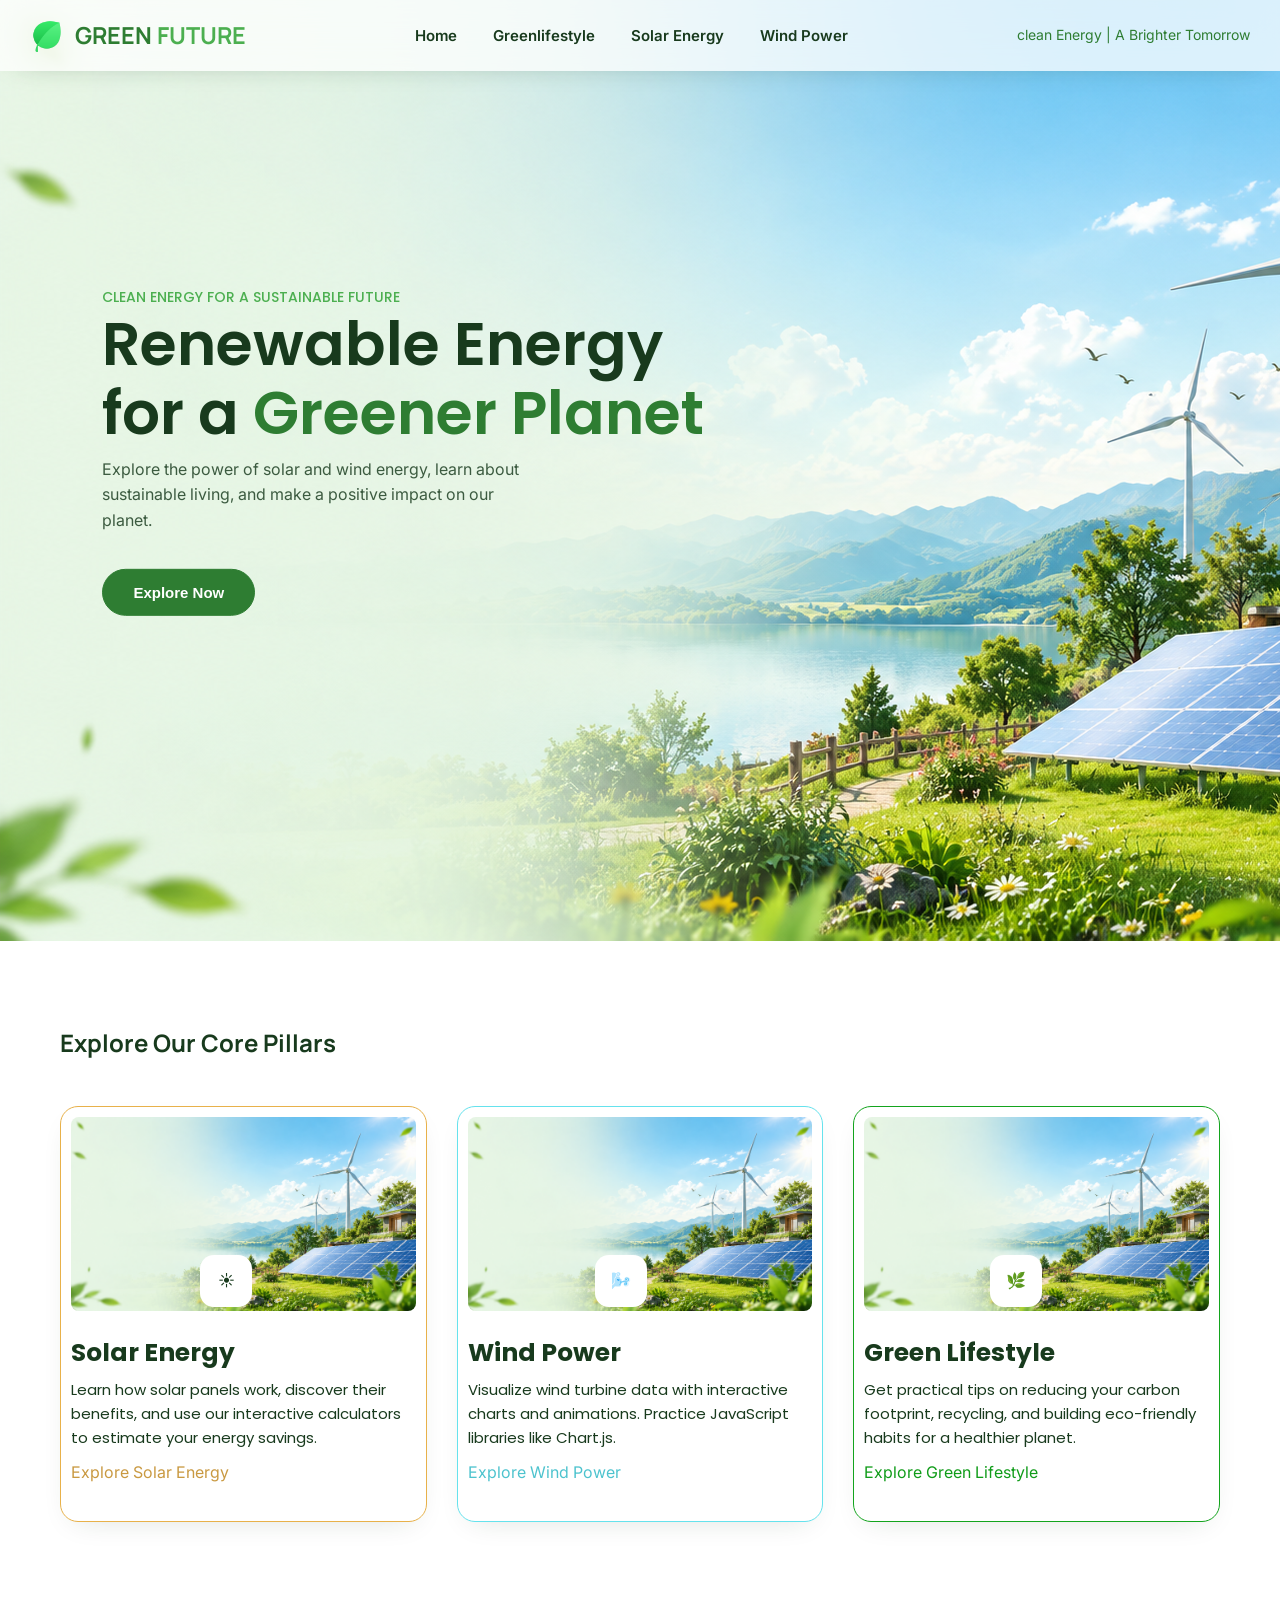
<file: index.html>
<!DOCTYPE html>
<html lang="en">
<head>
    <meta charset="UTF-8">
    <meta name="viewport" content="width=device-width, initial-scale=1.0">
    <title>Document</title>

    <style>

        * {
  
  margin: 0%;
  padding: 0%;
  text-decoration: none;
  box-sizing: border-box;
  list-style: none;
}

html {
  scroll-behavior: smooth;
}

body {
  font-family: 'Inter', sans-serif;
  color: var(--forest-text);
  background: var(--white);
  line-height: 1.6;
  overflow-x: hidden;
}


:root {
  --primary-green: #2E7D32;
  --leaf-green: #4CAF50;
  --light-sage: #E8F5E9;
  --mint: #F3FBF4;
  --earth-beige: #F5F1E8;
  --forest-text: #183A1D;
  --accent-lime: #8BC34A;
  --white: #ffffff;
  --radius-lg: 20px;
  --radius-md: 16px;
  --shadow-soft: 0 20px 45px -20px rgba(24, 58, 29, 0.18);
  --shadow-soft-sm: 0 10px 30px -15px rgba(24, 58, 29, 0.18);
}

h1,
h2,
h3,
h4 {
  font-family: 'Manrope', sans-serif;
  color: var(--forest-text);
  line-height: 1.15;
}

.mycutenav {
  max-width: 1240px;
  margin: 0 auto;
  padding: 0 10px;
}

.btn {
  display: inline-flex;
  align-items: center;
  gap: 8px;
  padding: 14px 30px;
  /* border-radius:100px; */
  font-weight: 600;
  font-size: 15px;
  transition: transform .35s cubic-bezier(.2, .8, .2, 1), box-shadow .35s ease;
}

.btn-filled {
  background: var(--primary-green);
  color: var(--white);
  box-shadow: 0 14px 30px -12px rgba(46, 125, 50, 0.55);
}




header {
  position: fixed;

  top: 0;
  left: 0;
  right: 0;
  z-index: 100;
  padding: 22px 0;
  transition: all .4s ease;
}

header.bestheader {
  background: rgba(255, 255, 255, 0.75);
  backdrop-filter: blur(16px);
  -webkit-backdrop-filter: blur(16px);
  box-shadow: 0 8px 30px -20px rgba(24, 58, 29, 0.4);
  padding: 18px 0;


}

nav {
  display: flex;
  align-items: center;
  justify-content: space-between;
}

.logo {
  display: flex;
  align-items: center;
  gap: 10px;
  font-family: 'Manrope', sans-serif;
  font-weight: 800;
  font-size: 20px;
}

.btn {
  display: inline-flex;
  align-items: center;
  gap: 8px;
  padding: 14px 30px;
  border-radius: 100px;
  border: none;
  font-weight: 600;
  font-size: 15px;
  transition: transform .35s cubic-bezier(.2, .8, .2, 1), box-shadow .35s ease;
}

.nav-links {
  display: flex;
  gap: 36px;
  font-weight: 600;
  font-size: 15px;
}

.icon img {
  width: 38px;
  height: 38px;
  border-radius: 50%;
  display: flex;
  align-items: center;
  justify-content: center;
  background: var(--light-sage);
  transition: background .3s ease;
}

.icon img:hover {
  background: var(--limeaccent-lime);
}

.logo img {
  width: 35px;
  height: 35px;
}

.nav-right {
  display: flex;
  align-items: center;
  gap: 18px;
}

.btnsub {
  background: var(--primary-green);
  color: var(--white);
  padding: 10px 22px;
  font-size: 14px;
  border-radius: 100px;
  font-weight: 600;
  border: none;
  box-shadow: 0 14px 30px -12px rgba(46, 125, 50, 0.55);
  transition: transform .35s cubic-bezier(.2, .8, .2, 1), box-shadow .35s ease;
}

.btnsub:hover {
  transform: translateY(-3px);
  box-shadow: 0 20px 34px -12px rgba(46, 125, 50, 0.6);
}

.nav-link {
  display: flex;
  gap: 36px;
  font-weight: 600;
  font-size: 15px;
}

.nav-link a {
  position: relative;
  padding: 4px 0;
  color: inherit;
}

.nav-link a::after {
  content: '';
  position: absolute;
  left: 0;
  bottom: 0;
  width: 0;
  height: 2px;
  background: var(--leaf-green);
  transition: width .3s ease;
}

.bodyside {
  position: relative;
}

.bodyside img {
  width: 100%;
  height: 100%;
  object-fit: cover;
}

.twoflex {
  position: absolute;
  position: absolute;
  top: 50%;
  left: 8%;
  transform: translateY(-50%);
  color: white;
}

.sidetext1 h4 {
  color: var(--primary-green);
  font-weight: 700;
  font-size: 18px;
  letter-spacing: 0.3px;
  margin-bottom: 18px;
}

.twoflex h1 {
  font-size: clamp(40px, 5vw, 60px);
  font-family: 'Playfair Display', serif;
  font-weight: 600;
  /* max-width: 11ch; */
  margin-bottom: 9px;
}

.twoflex p {
  font-size: 16px;
  color: #3c5b40;
  max-width: 42ch;
  margin-bottom: 36px;
}

.twobtn {
  display: flex;
  gap: 18px;
  flex-wrap: wrap;
}

.btnfild {
  background: var(--primary-green);
  color: var(--white);
  box-shadow: 0 14px 30px -12px rgba(46, 125, 50, 0.55);

}

.btnoutline {
  border: 1.5px solid var(--primary-green);
  color: var(--primary-green);
}

.btnfild:hover {
  transform: translateY(-3px);
  box-shadow: 0 20px 34px -12px rgba(46, 125, 50, 0.6);
}

.twodownthree h2 {
  font-size: clamp(30px, 3.4vw, 42px);
  margin-bottom: 14px;
}

.twodownthree p {
  color: #4a6b4e;
  font-size: 16.5px;
}

.btnoutline:hover {
  transform: translateY(-3px);
  box-shadow: 0 20px 34px -12px rgba(46, 125, 50, 0.6);
}

#cartboxin {
  max-width: 1240px;
  margin: 0 auto;
  padding: 0 40px;
}

#cardfullbox {
  padding: 110px 0;
}

.card-grid {
  display: grid;
  grid-template-columns: repeat(3, 1fr);
  gap: 26px;
}

.car-dbox {
  border-radius: var(--radius-lg);
  padding: 34px 30px;
  transition: transform .4s cubic-bezier(.2, .8, .2, 1), box-shadow .4s ease;
  /* background-color: #2E7D32; */
}

.car-dbox:nth-child(odd) {
  background: var(--light-sage);
}

.car-dbox:nth-child(even) {
  background: var(--earth-beige);
}

.cardicon {
  width: 52px;
  height: 52px;
  border-radius: 14px;
  background: var(--white);
  display: flex;
  align-items: center;
  justify-content: center;
  margin-bottom: 20px;
}

.cardicon img {
  width: 80%;
}

.car-dbox h3 {
  font-size: 19px;
  margin-bottom: 8px;
}

.car-dbox p {
  font-size: 14.5px;
  color: #4a6b4e;
}

.car-dbox:hover {
  transform: translateY(-8px);
  box-shadow: var(--shadow-soft-sm);
}

#twodownthree {
  max-width: 620px;
  margin: 0 0 56px;
}

#twodownthree h2 {
  font-size: clamp(30px, 3.4vw, 42px);
  margin-bottom: 14px;
}

#twodownthree p {
  color: #4a6b4e;
  font-size: 16.5px;
}

#mayank {
  padding: 110px 0;
  background-color: var(--mint);
}

.container {
  max-width: 1240px;
  margin: 0 auto;
  padding: 0 40px;
}


.containerhead {
  max-width: 620px;
  margin: 0 0 56px;
}

.containerhead h2 {
  font-family: 'Playfair Display', serif;
  font-style: italic;
  font-weight: 500;
  font-size: clamp(30px, 3.4vw, 42px);
  margin-bottom: 14px;
}

.containerhead p {
  color: #4a6b4e;
  font-size: 16.5px;
}

.bigbox {
  display: grid;
  grid-template-columns: repeat(3, 1fr);
  gap: 30px;
}

.smallboxs {
  border-radius: var(--radius-lg);
  overflow: hidden;
  background: var(--white);
  box-shadow: var(--shadow-soft-sm);
  transition: box-shadow .4s ease;
}

.smallboxs:hover {
  box-shadow: var(--shadow-soft);
}

.blog-temp {
  height: 190px;
  position: relative;
  overflow: hidden;
}

.fill {
  background: linear-gradient(140deg, #2E7D32, #4CAF50);
  position: absolute;
  inset: 0;
}

.badge {
  position: absolute;
  top: 16px;
  left: 16px;
  background: rgba(255, 255, 255, 0.9);
  color: var(--primary-green);
  font-size: 12px;
  font-weight: 700;
  padding: 6px 14px;
  border-radius: 100px;
  backdrop-filter: blur(4px);
}

.blogbody {
  padding: 26px 26px 28px;
}

.blogmeta {
  display: flex;
  gap: 14px;
  font-size: 13px;
  color: #6d8a70;
  margin-bottom: 12px;
}

.blogbody h3 {
  font-size: 20px;
  margin-bottom: 10px;
  font-family: 'Playfair Display', serif;
  font-weight: 600;
}

.blogbody p {
  font-size: 14.5px;
  color: #4a6b4e;
  margin-bottom: 18px;
}

.read-more {
  font-weight: 700;
  font-size: 14px;
  color: var(--primary-green);
  position: relative;
  display: inline-block;
}

.read-more::after {
  content: '';
  position: absolute;
  left: 0;
  bottom: -4px;
  width: 100%;
  height: 2px;
  background: var(--leaf-green);
  transform: scaleX(0);
  transform-origin: left;
  transition: transform .35s ease;
}

.smallboxs:hover .read-more::after {
  transform: scaleX(1);
}


.footprint {
  background: var(--light-sage);
  border-radius: 44px;
  padding: 80px;
  display: grid;
  grid-template-columns: 0.9fr 1.1fr;
  gap: 60px;
  align-items: center;
}

.illustration img {
  height: 360px;
  display: flex;
  align-items: center;
  justify-content: center;
}

.sectionhead {
  max-width: 620px;
  margin: 0 0 56px;
}

.sectionhead h2 {
  font-size: clamp(30px, 3.4vw, 42px);
  margin-bottom: 14px;
}

.sectionhead p {
  color: #4a6b4e;
  font-size: 16.5px;
}

.tipslist {
  display: grid;
  grid-template-columns: 1fr 1fr;
  gap: 18px;
}

.tipscard {
  background: var(--white);
  border-radius: var(--radius-md);
  padding: 20px 22px;
  display: flex;
  align-items: center;
  gap: 14px;
  font-weight: 600;
  font-size: 15px;
}

.tipsicon img {
  width: 38px;
  height: 38px;
  padding: 10px;
  border-radius: 10px;
  background: var(--light-sage);
  display: flex;
  align-items: center;
  justify-content: center;
  flex-shrink: 0;
}


.startsection {
  background: linear-gradient(135deg, #EAF6E9, #F3FBF4 60%);
  border-radius: 44px;
  padding: 70px 60px;
}

.startgrid {
  display: grid;
  grid-template-columns: repeat(4, 1fr);
  gap: 0;
}

.stat {
  text-align: center;
  padding: 0 20px;
  border-right: 1px solid rgba(24, 58, 29, 0.1);
}

.startnum {
  font-family: 'Manrope', sans-serif;
  font-weight: 800;
  font-size: clamp(34px, 4vw, 48px);
  color: var(--primary-green);
}

.statlabel {
  font-size: 14.5px;
  color: #4a6b4e;
  margin-top: 6px;
  font-weight: 600;
}


.section-head .centerr{
  margin-inline: auto;
  text-align: center;
 
}

.section-head {
  text-align: center;
   max-width: 620px;
    margin: 0 0 56px 250px;
}
.section-head h2{
  font-size: clamp(30px, 3.4vw, 42px);
  margin-bottom: 14px;
}

.section-head p{
  color: #4a6b4e;
  font-size: 16.5px;
}

.staps {
  display: grid;
  grid-template-columns: repeat(4, 1fr);
  gap: 0;
  position: relative;
}

.stap {
  text-align: left;
  padding: 0 26px;
  position: relative;
}

.stapnum {
  font-family: 'Playfair Display', serif;
  font-style: italic;
  font-size: 38px;
  color: var(--accent-lime);
  margin-bottom: 14px;
}

.stapnum h3 {
  font-size: 18px;
  margin-bottom: 8px;
}

.stapnum p {
  font-size: 14px;
  color: #4a6b4e;
}

.step-connector {
    position: absolute;
    top: 10px;

    width: 100%;
    border-top: 2px dotted #b9d8bb;
    z-index: 0;
}

#sectionpad{
  padding: 110px 0px;
  background: var(--earth-beige);
}
.containe{
  /* max-width: 1240px;
  padding: 0px 40px;
  margin: auto; */

}
.gallary{

    padding: 0 5%;
    display: flex;
    gap: 20px;
    justify-content: center;
}
.gallerycolom{
      align-items: center;
    display: flex;
    flex-direction: column;
    gap:20px;
    width: 100%;
}
.gallerypic{
      width: 100%;
    border-radius: 10px;
}
img{
  overflow-clip-margin: content-box;
    overflow: clip;
}
.contect{
      background: var(--forest-text);
    border-radius: 44px;
    padding: 90px 60px;
    text-align: center;
    position: relative;
    overflow: hidden;
    color: var(--white);
}
.contect h2{
      color: var(--white);
    font-size: clamp(28px, 3.6vw, 40px);
    font-family: 'Playfair Display', serif;
    font-weight: 600;
    margin-bottom: 16px;
}
.contect p{
      color: #c9dfc9;
    max-width: 480px;
    margin: 0 auto 34px;
}
.conbtn{
  display: flex;
    justify-content: center;
    gap: 12px;
    max-width: 460px;
    margin: 0 auto;
}
.conbtn input {
    flex: 1;
    padding: 15px 22px;
    border-radius: 100px;
    border: none;
    font-family: inherit;
    font-size: 15px;
}

.conbtn button {
    background: linear-gradient(120deg, var(--leaf-green), var(--accent-lime));
    color: #fff;
    font-weight: 700;
    padding: 15px 28px;
    border-radius: 100px;
    white-space: nowrap;
} 

/* indexhomepage */

.navright p{
  color: var(--primary-green);
  font-size: 14px;
}
.sidetext1{
  font-size: 14px;
  font-family: poppins;
  font-weight: 500;

}

.cards{
      display: grid;
    grid-template-columns: repeat(3, 1fr);
    gap: 30px;
}
.container{
  max-width: 1240px;
    margin: 0px auto;
    padding: 0px 40px;
}

#amit{
      background-color: #fff;
    padding: 80px 0px;
}

.card{
    overflow: hidden;
    padding-bottom: 26px;
    border-radius: 18px;
     background: var(--white);
    box-shadow: var(--shadow-soft-sm);
    transition: box-shadow .4s ease;
    /* transition: box-shadow .2s ease; */
}
.card:hover{
  box-shadow: var(--shadow-soft);
}
.cards{
  margin-top: 50px;
}

.card img{
  width: 100%;
  padding: 10px;
  border-radius: 18px;
  position: relative;
 
}
.content{
  padding: 10px;
}
.content h3{
  font-family: poppins;
  font-size: 25px;
  font-weight: 610;
  margin-bottom: 10px;
}
.content p{
  font-family: poppins;
  font-size: 15px;
  margin-bottom: 10px;
}
.content a{
  color: var(--primary-green);
}

    
        </style>
   
    <link rel="preconnect" href="https://fonts.googleapis.com">
<link rel="preconnect" href="https://fonts.gstatic.com" crossorigin>
<link href="https://fonts.googleapis.com/css2?family=Manrope:wght@200..800&family=Montserrat:ital,wght@0,100..900;1,100..900&family=Open+Sans:ital,wght@0,300..800;1,300..800&family=Poppins:ital,wght@0,100;0,200;0,300;0,400;0,500;0,600;0,700;0,800;0,900;1,100;1,200;1,300;1,400;1,500;1,600;1,700;1,800;1,900&family=Roboto:ital,wght@0,100..900;1,100..900&display=swap" rel="stylesheet">
   <link href="https://fonts.googleapis.com/css2?family=Manrope:wght@500;600;700;800&family=Playfair+Display:ital,wght@0,500;0,600;0,700;1,500&family=Inter:wght@400;500;600&display=swap"
       rel="stylesheet">
    <!-- <link rel="stylesheet" href="green.css"> -->
</head>
<header class="bestheader">
    <nav class="mycutenav">
        <div class="logo">
            <img src="images/leaf.png" alt="">
            <h3 style="color: var(--primary-green);">GREEN <span style="color: var(--leaf-green);">FUTURE</span></h3>
        </div>
        <ul class="nav-link"> 
            <li><a href="#Home">Home</a></li>
            <li><a href="green.html">Greenlifestyle</a></li>
            <li><a href="soler.html">Solar Energy</a></li>
            <li><a href="windPower.html">Wind Power</a></li>
            
        </ul>

        <div class="navright">
            <p>clean Energy | A Brighter Tomorrow</p>
        </div>


    </nav>

</header>
<body>

    <div class="bestheader">
        <img src="images/solerand oll.png" alt="">
        <div class="twoflex">
            <spen class="sidetext1" style="color: var(--leaf-green);">CLEAN ENERGY FOR A SUSTAINABLE FUTURE</spen>
            <h1 style="font-family: poppins;">Renewable Energy<br>for a <spen style="color: var(--primary-green);">Greener Planet</spen></h1>
            <p>Explore the power of solar and wind energy, learn about sustainable living, and make a positive impact on our planet.</p>
            <div class="twobtn">
                <a href="#btn"><button class="btn btnoutline" style="background: var(--primary-green); color: #fff; cursor: pointer; ">Explore Now</button></a>
            </div>
        </div>
    </div>

    <section id="amit">
        <div class="container">
            <h1>Explore Our Core Pillars</h1>
            <div class="cards">
                <div class="card" style=" border: 1.5px solid rgb(232, 177, 74);">
                    <img src="images/solerand oll.png" alt="">
                    <div class="cardicon" style="position: absolute; top:1255px; left: 200px;">☀️</div>
                    <div class="content">
                        <h3>Solar Energy</h3>
                         <p>Learn how solar panels work, discover their benefits, and use our interactive calculators to estimate your energy savings.</p>

                         <a style="color:  rgb(201, 153, 65);" href="soler.html">Explore Solar Energy</a>
                    </div>

                </div>

                 <div class="card" style="border: 1.5px solid rgb(101, 226, 237);">
                    <img src="images/solerand oll.png" alt="">
                    <div class="cardicon" style="position: absolute; top: 1255px; left: 595px; ">🌬️</div>
                    <div class="content">
                        <h3>Wind Power</h3>
                         <p>Visualize wind turbine data with interactive charts and animations. Practice JavaScript libraries like Chart.js.</p>

                         <a style="color: rgb(77, 195, 206);" href="windPower.html">Explore Wind Power</a>
                    </div>

                </div>

                 <div class="card" style="border: 1.5px solid rgb(19, 164, 29);">
                    <img src="images/solerand oll.png" alt="">
                    <div class="cardicon" style="position: absolute; top: 1255px; left: 990px; ">🌿</div>
                    <div class="content">
                        <h3>Green Lifestyle</h3>
                         <p>Get practical tips on reducing your carbon footprint, recycling, and building eco-friendly habits for a healthier planet.</p>

                         <a style="color:  rgb(16, 156, 25);" href="green.html">Explore Green Lifestyle</a>
                    </div>

                </div>

            </div>
        </div>
    </section>
    
</body>

<footer>
    
</footer>
</html>
</file>
<file: green.css>
* {

  margin: 0%;
  padding: 0%;
  text-decoration: none;
  box-sizing: border-box;
  list-style: none;
}

html {
  scroll-behavior: smooth;
}

body {
  font-family: 'Inter', sans-serif;
  color: var(--forest-text);
  background: var(--white);
  line-height: 1.6;
  overflow-x: hidden;
}

:root {
  --forest: #2e7d32;
  --deep-forest: #183c25;
  --ink: #193021;
  --muted: #627267;
  --leaf: #f4fff5;
  --cream: #fffdf8;
  --sun: #f9a825;
  --sun-soft: #fff3ce;
  --line: #dbe9dc;
  --white: #ffffff;
  --shadow: 0 18px 45px rgba(36, 85, 49, .10);
  --display: 'Fraunces', Georgia, serif;
  --body: 'Manrope', system-ui, sans-serif;
  --mono: 'DM Mono', monospace;
}


:root {
  --primary-green: #2E7D32;
  --leaf-green: #4CAF50;
  --light-sage: #E8F5E9;
  --mint: #F3FBF4;
  --earth-beige: #F5F1E8;
  --forest-text: #183A1D;
  --accent-lime: #8BC34A;
  --white: #ffffff;
  --radius-lg: 20px;
  --radius-md: 16px;
  --shadow-soft: 0 20px 45px -20px rgba(24, 58, 29, 0.18);
  --shadow-soft-sm: 0 10px 30px -15px rgba(24, 58, 29, 0.18);
}

h1,
h2,
h3,
h4 {
  font-family: 'Manrope', sans-serif;
  color: var(--forest-text);
  line-height: 1.15;
}

.mycutenav {
  max-width: 1240px;
  margin: 0 auto;
  padding: 0 10px;
}

.btn {
  display: inline-flex;
  align-items: center;
  gap: 8px;
  padding: 14px 30px;
  /* border-radius:100px; */
  font-weight: 600;
  font-size: 15px;
  transition: transform .35s cubic-bezier(.2, .8, .2, 1), box-shadow .35s ease;
}

.btn-filled {
  background: var(--primary-green);
  color: var(--white);
  box-shadow: 0 14px 30px -12px rgba(46, 125, 50, 0.55);
}




header {

  position: sticky;
  z-index: 10;
  top: 0;
  height: 76px;
  display: flex;
  align-items: center;
  justify-content: space-between;
  padding: 0 clamp(20px, 5vw, 76px);
  background: rgba(254, 254, 253, 0.91);
  border-bottom: 1px solid rgba(219, 233, 220, .88);
  backdrop-filter: blur(18px);
}

.brend {
  display: inline-flex;
  align-items: center;
  gap: 11px;
  text-decoration: none;
  font-weight: 800;
  letter-spacing: -.03em;
}

.brendmark img {
  width: 35px;
  height: 35px;
  display: grid;
  place-items: center;
  border-radius: 12px 12px 12px 4px;
  background: var(--forest);
  color: var(--white);
}

.brendword {
  font-size: 17px;
  font-weight: 800;
  letter-spacing: -.03em;
}

.brendword small {
  display: block;
  color: var(--forest);
  font-family: var(--mono);
  font-size: 8px;
  letter-spacing: .13em;
  line-height: 1;
  text-transform: uppercase;
}

.navmeta {
  display: flex;
  align-items: center;
  gap: 20px;
}

.eyebroen {
  color: var(--forest);
  font-family: var(--mono);
  font-size: 11px;
  letter-spacing: .12em;
  text-transform: uppercase;
}

.backbutton {
  display: inline-flex;
  cursor: pointer;
  align-items: center;
  gap: 7px;
  border: 1px solid var(--line);
  border-radius: 999px;
  padding: 10px 18px;
  color: var(--deep-forest);
  background: var(--white);
  transition: transform .3s ease, background-color .3s ease, border-color .3s ease;
}

.backbutton:hover {
  transform: translateX(-3px);
  border-color: var(--forest);
  background: var(--leaf);
}

.hero {
  position: relative;
  min-height: 710px;
  display: flex;
  align-items: end;
  overflow: hidden;
  isolation: isolate;
  color: var(--white);
  background: var(--deep-forest);
}

.hero::before {
  content: "";
  position: absolute;
  z-index: -2;
  inset: -16px;
  background:
    linear-gradient(100deg,
      rgba(17, 50, 28, 0.88) 0%,
      rgba(20, 55, 32, 0.62) 46%,
      rgba(18, 38, 26, 0.36) 100%),
    url("https://images.pexels.com/photos/356036/pexels-photo-356036.jpeg?auto=compress&cs=tinysrgb&w=2000") center / cover;
  filter: blur(1.5px); 
transform: scale(1.04);
}

.hero::after {
  content: "";
  position: absolute;
  z-index: -1;
  inset: 0;
  background: linear-gradient(0deg,
      rgba(15, 38, 22, 0.84),
      transparent 55%);
}

.hero-grid {
  width: min(1200px, 100%);
  margin: 0 auto;
  padding: 82px clamp(20px, 6vw, 88px) 74px;
}

.hero-copy {
  max-width: 780px;
}

.hero .eyebrow {
  color: #dff5bd;
}

.hero h1 {
  max-width: 800px;
  margin: 17px 0 24px;
  font-family: var(--display);
  font-size: clamp(54px, 8vw, 105px);
  font-weight: 600;
  letter-spacing: -0.065em;
  color: #ffff;
  line-height: 0.96;
}

.hero p {
  max-width: 620px;
  margin: 0 0 34px;
  color: rgba(255, 255, 255, 0.83);
  font-size: clamp(17px, 2vw, 20px);
  line-height: 1.55;
}

.hero-actions {
  display: flex;
  align-items: center;
  gap: 22px;
  flex-wrap: wrap;
}

.primary-button,
.text-button {
  display: inline-flex;
  align-items: center;
  justify-content: center;
  gap: 9px;
  border: 0;
  border-radius: 999px;
  text-decoration: none;
  transition:
    transform 0.3s ease,
    background-color 0.3s ease,
    box-shadow 0.3s ease;
}

.primary-button {
  padding: 14px 22px;
  color: var(--white);
  background: var(--forest);
  font-weight: 800;
  box-shadow: 0 7px 0 rgba(24, 60, 37, 0.24);
}

.primary-button:hover {
  transform: translateY(-3px);
  box-shadow: 0 10px 0 rgba(24, 60, 37, 0.24);
  background: #256b2a;
}

.text-button {
  padding: 12px 0;
  color: var(--white);
  font-weight: 700;
}

.text-button:hover {
  transform: translateX(4px);
}

.hero-note {
  margin-top: 78px;
  display: flex;
  align-items: center;
  gap: 13px;
  color: rgba(255, 255, 255, 0.65);
  font-family: var(--mono);
  font-size: 11px;
  letter-spacing: 0.08em;
  text-transform: uppercase;
}

.hero-note::before {
  content: "";
  width: 44px;
  height: 1px;
  background: var(--sun);
}



.section {
  width: min(1200px, 100%);
  margin: 0 auto;
  padding: 112px clamp(20px, 6vw, 88px);
}

.section-tint {
  width: 100%;
  max-width: none;
  background: var(--leaf);
}

.section-tint>.inner {
  width: min(1200px, 100%);
  margin: 0 auto;
}

.section-heading {
  max-width: 700px;
  width: ;
  margin-bottom: 48px;
}

.eyebrow {
  margin-bottom: 13px;
}

h2 {
  margin: 0;
  font-family: var(--display);
  font-size: clamp(28px, 4vw, 68px);
  font-weight: 600;
  letter-spacing: -0.06em;
  line-height: 1.02;
}

h3 {
  margin: 0;
  font-size: 20px;
  line-height: 1.25;
}

p {
  margin-top: 0;
}

.section-lede {
  max-width: 590px;
  margin: 18px 0 0;
  color: var(--muted);
  font-size: 17px;
}

.split {
  display: grid;
  grid-template-columns: minmax(0, 0.94fr) minmax(0, 1.06fr);
  align-items: center;
  gap: clamp(34px, 7vw, 100px);
}

.image-card {
  position: relative;
  min-height: 470px;
  overflow: hidden;
  border-radius: 26px;
  background: #d7ecd7;
  box-shadow: var(--shadow);
}

.image-card img {
  width: 100%;
  height: 100%;
  min-height: 470px;
  object-fit: cover;
}

.image-card::after {
  content: "";
  position: absolute;
  inset: 0;
  background: linear-gradient(145deg,
      rgba(46, 125, 50, 0.08),
      rgba(17, 61, 34, 0.35));
  pointer-events: none;
}

.image-caption {
  position: absolute;
  z-index: 1;
  bottom: 18px;
  left: 18px;
  max-width: 240px;
  border: 1px solid rgba(255, 255, 255, 0.3);
  border-radius: 12px;
  padding: 10px 13px;
  color: var(--white);
  background: rgba(20, 56, 32, 0.68);
  backdrop-filter: blur(10px);
  font-size: 12px;
}

.prose p {
  color: var(--muted);
  font-size: 16px;
}

.prose p+p {
  margin-top: 20px;
}

.number-mark {
  display: block;
  margin-bottom: 22px;
  color: var(--sun);
  font-family: var(--mono);
  font-size: 13px;
}

.callout {
  margin-top: 30px;
  border-left: 3px solid var(--sun);
  padding: 3px 0 3px 18px;
  color: var(--deep-forest);
  font-family: var(--display);
  font-size: 23px;
  line-height: 1.25;
}

.timeline {
  position: relative;
  display: grid;
  grid-template-columns: repeat(4, 1fr);
  gap: 100px;
  /* align-items: center; */
  display: flex;
  justify-content: center;

}

.timeline::before {
  content: "";
  position: absolute;
  top: 29px;
  right: 10%;
  left: 10%;
  height: 1px;
  background: var(--line);
}

.timeline-item {
  position: relative;
  padding-top: 68px;
}

.timeline-dot {
  position: absolute;
  top: 21px;
  left: 0;
  width: 17px;
  height: 17px;
  border: 4px solid var(--leaf);
  border-radius: 50%;
  background: var(--sun);
  box-shadow: 0 0 0 1px var(--sun);
}

.timeline-item:not(:first-child) .timeline-dot {
  left: 0;
}

.timeline-year {
  margin-bottom: 10px;
  color: var(--forest);
  font-family: var(--mono);
  font-weight: 500;
}

.timeline-item p {
  margin: 0;
  max-width: 220px;
  color: var(--muted);
  font-size: 14px;
}

#history {

  width: 100%;
  max-width: none;
  background: var(--leaf);
}

.inner {
  width: min(1200px, 100%);
  margin: 0 auto;
}

.eyebrow {
  max-width: 700px;
  margin-bottom: 48px;
}



.miter {
  display: grid;
  grid-template-columns: repeat(4, 1fr);
  gap: 50px;
  display: grid;
  width: none;

  grid-template-columns: repeat(4, 1fr);
  display: flex;
  justify-content: center;
}


.step {
  position: relative;
  width: 20%;
  padding: 10px;
}

.step:not(:last-child)::after {
  content: "";
  position: absolute;
  background: var(--sun);
  top: 28px;
  right: -25px;
  width: 18px;
  height: 1px
}

.step:not(:last-child)::before {
  content: "";
  position: absolute;
  top: 24px;
  right: -26px;
  width: 8px;
  height: 8px;
  border-top: 1px solid var(--sun);
  border-right: 1px solid var(--sun);
  transform: rotate(45deg);
}

.step-icon {
  width: 57px;
  height: 57px;
  display: grid;
  place-items: center;
  margin-bottom: 19px;
  border: 1px solid var(--line);
  border-radius: 16px;
  color: var(--forest);
  background: var(--leaf);
}

.step-icon svg {
  width: 27px;
  height: 27px;
}

.step-num {
  display: block;
  margin-bottom: 11px;
  color: var(--sun);
  font-family: var(--mono);
  font-size: 11px;
}

.step p {
  margin: 10px 0 0;
  color: var(--muted);
  font-size: 14px;
}

#how-it-works {
  width: 100%;
}

.section-tint>.inner {
  width: min(1200px, 100%);
  margin: 0 auto;
}

.parts-layout {
  display: grid;
  grid-template-columns: .8fr 1.2fr;
  gap: 70px;
  align-items: start;
}

.reveal.visible {
  opacity: 1;
  transform: translateY(0);
}

.reveal {
  opacity: 0;
  transform: translateY(22px);
  transition: opacity .65s ease, transform .65s ease;
}

.section-heading {
  max-width: 700px;
  margin-bottom: 48px;
}

.section-heading .eyebrow {
  margin-bottom: 13px;
}

.eyebrow {
  color: var(--forest);
  font-family: var(--mono);
  font-size: 11px;
  letter-spacing: .12em;
  text-transform: uppercase;
}

.section-lede {
  max-width: 590px;
  margin: 18px 0 0;
  color: var(--muted);
  font-size: 17px;
}

.part-index {
  color: var(--forest);
  font-family: var(--mono);
  font-size: 12px;
}

.part p {
  margin: 5px 0 0;
  color: var(--muted);
  font-size: 14px;
}

.part {

  align-items: center;
  gap: 20px;
  display: flex;
  padding: 23px 0;
  border-bottom: 1px solid var(--line);
}

#sizefit {
  width: 90%;
}



.panel-grid {
  display: grid;
  grid-template-columns: repeat(3, 1fr);
  gap: 18px;
}

.panel-card {
  overflow: hidden;
  border: 1px solid var(--line);
  border-radius: 20px;
  background: var(--white);
  box-shadow: 0 8px 25px rgba(36, 85, 49, 0.05);
  transition:
    transform 0.3s ease,
    box-shadow 0.3s ease;
}

.panel-card:hover {
  transform: translateY(-6px);
  box-shadow: var(--shadow);
}

.panel-card img {
  width: 100%;
  height: 190px;
  object-fit: cover;
}

.panel-body {
  padding: 23px;
}

.panel-body h3 {
  display: flex;
  justify-content: space-between;
  gap: 8px;
}

.efficiency {
  color: var(--forest);
  font-family: var(--mono);
  font-size: 12px;
  font-weight: 500;
  white-space: nowrap;
}

.panel-body p {
  margin: 13px 0 17px;
  color: var(--muted);
  font-size: 14px;
}

.usage-tag {
  display: inline-block;
  border-radius: 999px;
  padding: 5px 9px;
  color: var(--deep-forest);
  background: var(--sun-soft);
  font-size: 11px;
}


.benefit {
  min-height: 190px;
  display: flex;
  flex-direction: column;
  justify-content: space-between;
  border-radius: 20px;
  padding: 25px;
  background: var(--white);
  box-shadow: 0 8px 22px rgba(36, 85, 49, 0.05);
  transition:
    transform 0.3s ease,
    background-color 0.3s ease;
}

.benefit:hover {
  transform: translateY(-5px);
  background: #fff9e8;
}

.benefit:nth-child(2),
.benefit:nth-child(5) {
  background: var(--sun-soft);
}

.benefit:nth-child(2):hover,
.benefit:nth-child(5):hover {
  background: #ffedb0;
}

.benefit h3 {
  margin-top: 20px;
}

.benefit p {
  margin: 9px 0 0;
  color: var(--muted);
  font-size: 14px;
}

.benefit img {
  width: 18%;
}









.btn {
  display: inline-flex;
  align-items: center;
  gap: 8px;
  padding: 14px 30px;
  border-radius: 100px;
  border: none;
  font-weight: 600;
  font-size: 15px;
  transition: transform .35s cubic-bezier(.2, .8, .2, 1), box-shadow .35s ease;
}

.icon img {
  width: 38px;
  height: 38px;
  border-radius: 50%;
  display: flex;
  align-items: center;
  justify-content: center;
  background: var(--light-sage);
  transition: background .3s ease;
}

.icon img:hover {
  background: var(--limeaccent-lime);
}

.logo img {
  width: 35px;
  height: 35px;
}

.nav-right {
  display: flex;
  align-items: center;
  gap: 18px;
}

.btnsub {
  background: var(--primary-green);
  color: var(--white);
  padding: 10px 22px;
  font-size: 14px;
  border-radius: 100px;
  font-weight: 600;
  border: none;
  box-shadow: 0 14px 30px -12px rgba(46, 125, 50, 0.55);
  transition: transform .35s cubic-bezier(.2, .8, .2, 1), box-shadow .35s ease;
}

.btnsub:hover {
  transform: translateY(-3px);
  box-shadow: 0 20px 34px -12px rgba(46, 125, 50, 0.6);
}

.nav-link {
  display: flex;
  gap: 36px;
  font-weight: 600;
  font-size: 15px;
}

.nav-link a {
  position: relative;
  padding: 4px 0;
  color: inherit;
}

.nav-link a::after {
  content: '';
  position: absolute;
  left: 0;
  bottom: 0;
  width: 0;
  height: 2px;
  background: var(--leaf-green);
  transition: width .3s ease;
}

.bodyside {
  position: relative;
}

.bodyside img {
  width: 100%;
  height: 100%;
  object-fit: cover;
}

.twoflex {
  position: absolute;
  position: absolute;
  top: 50%;
  left: 8%;
  transform: translateY(-50%);
  color: white;
}

.sidetext1 h4 {
  color: var(--primary-green);
  font-weight: 700;
  font-size: 18px;
  letter-spacing: 0.3px;
  margin-bottom: 18px;
}

.twoflex h1 {
  font-size: clamp(40px, 5vw, 60px);
  font-family: 'Playfair Display', serif;
  font-weight: 600;
  /* max-width: 11ch; */
  margin-bottom: 9px;
}

.twoflex p {
  font-size: 16px;
  color: #3c5b40;
  max-width: 42ch;
  margin-bottom: 36px;
}

.twobtn {
  display: flex;
  gap: 18px;
  flex-wrap: wrap;
}

.btnfild {
  background: var(--primary-green);
  color: var(--white);
  box-shadow: 0 14px 30px -12px rgba(46, 125, 50, 0.55);

}

.btnoutline {
  border: 1.5px solid var(--primary-green);
  color: var(--primary-green);
}

.btnfild:hover {
  transform: translateY(-3px);
  box-shadow: 0 20px 34px -12px rgba(46, 125, 50, 0.6);
}

.twodownthree h2 {
  font-size: clamp(30px, 3.4vw, 42px);
  margin-bottom: 14px;
}

.twodownthree p {
  color: #4a6b4e;
  font-size: 16.5px;
}

.btnoutline:hover {
  transform: translateY(-3px);
  box-shadow: 0 20px 34px -12px rgba(46, 125, 50, 0.6);
}

#cartboxin {
  max-width: 1240px;
  margin: 0 auto;
  padding: 0 40px;
}

#cardfullbox {
  padding: 110px 0;
  background: var(--leaf);
}

.card-grid {
  display: grid;
  grid-template-columns: repeat(3, 1fr);
  gap: 26px;
}

.car-dbox {
  border-radius: var(--radius-lg);
  padding: 34px 30px;
  transition: transform .4s cubic-bezier(.2, .8, .2, 1), box-shadow .4s ease;
  /* background-color: #2E7D32; */
}

.car-dbox:nth-child(odd) {
  background: var(--light-sage);
}

.car-dbox:nth-child(even) {
  background: var(--earth-beige);
}


.future-section {
  background: var(--deep-forest);
  color: var(--white);
}

.future-section .section-heading .eyebrow {
  color: #cfeaa9;
}

.future-section .section-lede,
.future-section .prose p {
  color: rgba(255, 255, 255, 0.68);
}

.future-section .callout {
  color: #edfacf;
}

.future-section .image-card {
  box-shadow: none;
}

.india-intro {
  display: flex;
  justify-content: space-between;
  gap: 40px;
  align-items: end;
}

.india-intro .section-heading {
  margin-bottom: 0;
}

.india-facts {
  display: grid;
  grid-template-columns: repeat(3, 1fr);
  gap: 12px;
  min-width: 440px;
}

.mini-fact {
  border-left: 2px solid var(--sun);
  padding: 3px 0 3px 13px;
}

.mini-fact strong {
  display: block;
  font-family: var(--display);
  font-size: 28px;
  line-height: 1;
}

.mini-fact span {
  display: block;
  margin-top: 6px;
  color: var(--muted);
  font-size: 12px;
}

.india-grid {
  display: grid;
  grid-template-columns: repeat(3, 1fr);
  gap: 17px;
  margin-top: 52px;
}

.india-card {
  border-radius: 20px;
  padding: 25px;
  background: var(--leaf);
}

.india-card:first-child {
  background: var(--forest);
  color: var(--white);
}

.india-card:first-child p {
  color: rgba(255, 255, 255, 0.75);
}

.india-card .place-number {
  color: var(--sun);
  font-family: var(--mono);
  font-size: 12px;
}

.india-card h3 {
  margin: 33px 0 13px;
  font-size: 22px;
}

.india-card p {
  margin: 0;
  color: var(--muted);
  font-size: 14px;
}

.section-tint {
  width: 100%;
  max-width: none;
  background: var(--leaf);
}

.section-tint>.inner {
  width: min(1200px, 100%);
  margin: 0 auto;
}

.section-heading {
  max-width: 700px;
  margin-bottom: 48px;
}

.section-heading .eyebrow {
  margin-bottom: 13px;
}

.use-grid {
  display: grid;
  grid-template-columns: repeat(4, 1fr);
  gap: 14px;
}

.use-card {
  min-height: 120px;
  display: flex;
  flex-direction: column;
  justify-content: space-between;
  border: 1px solid var(--line);
  border-radius: 20px;
  padding: 20px;
  background: var(--white);
  transition:
    transform 0.3s ease,
    border-color 0.3s ease;
}

.use-card:hover {
  transform: translateY(-5px);
  border-color: var(--forest);
}

.use-card svg {
  width: 28px;
  color: var(--forest);
}

.use-card h3 {
  margin-top: 25px;
  font-size: 17px;
}

.use-card span {
  color: var(--muted);
  font-size: 12px;
}

.calculator-wrap {
  display: grid;
  grid-template-columns: 0.95fr 1.05fr;
  gap: 22px;
  padding: 28px;
  border-radius: 26px;
  background: var(--deep-forest);
  box-shadow: var(--shadow);
}

.calculator-copy {
  padding: 28px 24px;
  color: var(--white);
}

.calculator-copy .eyebrow {
  color: #cfeaa9;
}

.calculator-copy h2 {
  margin: 13px 0 17px;
  font-size: clamp(37px, 5vw, 61px);
}

.calculator-copy p {
  max-width: 380px;
  color: rgba(255, 255, 255, 0.68);
}

.calculator-card {
  border-radius: 20px;
  padding: 28px;
  background: var(--leaf);
}

.field {
  margin-bottom: 20px;
}

.field label {
  display: block;
  margin-bottom: 8px;
  color: var(--deep-forest);
  font-size: 13px;
  font-weight: 800;
}

.field input {
  width: 100%;
  border: 1px solid var(--line);
  border-radius: 12px;
  padding: 13px 14px;
  color: var(--ink);
  background: var(--white);
}

.field input:focus {
  border-color: var(--forest);
  outline: 3px solid rgba(46, 125, 50, 0.15);
}

.calculator-results {
  display: grid;
  grid-template-columns: 1fr 1fr;
  gap: 12px;
  margin-top: 28px;
}

.result {
  border-radius: 15px;
  padding: 18px;
  background: var(--white);
}

.result span {
  display: block;
  color: var(--muted);
  font-size: 12px;
}

.result strong {
  display: block;
  margin-top: 4px;
  color: var(--forest);
  font-family: var(--display);
  font-size: 29px;
}

.calculator-footnote {
  margin: 16px 0 0;
  color: var(--muted);
  font-size: 11px;
}
.stats-section {
    background: var(--sun-soft);
}
.section {
    width: min(1200px, 100%);
    margin: 0 auto;
    padding: 112px clamp(20px, 6vw, 88px);
}

.stat-grid {
    display: grid;
    grid-template-columns: repeat(4, 1fr);
    gap: 15px;
}

.stat {
    min-height: 190px;
    display: flex;
    flex-direction: column;
    justify-content: space-between;
    border-radius: 20px;
    padding: 24px;
    background: rgba(255, 255, 255, .66);
}
      .stat-value {
    color: var(--forest);
    font-family: var(--display);
    font-size: clamp(42px, 5vw, 65px);
    letter-spacing: -.07em;
    line-height: 1;
}

.stat-label {
    max-width: 180px;
    color: var(--muted);
    font-size: 13px;
}

.stat-source {
    color: #8a6b2a;
    font-family: var(--mono);
    font-size: 10px;
    letter-spacing: .05em;
    text-transform: uppercase;
}

.stats-section {
    background: var(--sun-soft);
}

.faq-layout {
    display: grid;
    grid-template-columns: .7fr 1.3fr;
    gap: 75px;
    align-items: start;
}




.section-heading {
    max-width: 700px;
    margin-bottom: 48px;
}
.faq-list {
    border-top: 1px solid var(--line);
}
.faq-item {
    border-bottom: 1px solid var(--line);
}
.faq-question
 {
    width: 100%;
    display: flex;
    justify-content: space-between;
    gap: 20px;
    border: 0;
    padding: 22px 0;
    color: var(--ink);
    background: transparent;
    text-align: left;
    font-size: 17px;
    font-weight: 700;
}
.faq-question span {
    flex: 0 0 20px;
    color: var(--forest);
    transition: transform .3s ease;
}

.faq-answer { 
    display: none;
    max-width: 680px;
    padding: 0 35px 21px 0;
    color: var(--muted);
    font-size: 14px;
}
.footer {
    padding: 70px clamp(20px, 6vw, 88px) 28px;
    color: rgba(255, 255, 255, .78);
    background: var(--forest);
}
.footer-inner {
    width: min(1200px, 100%);
    margin: 0 auto;
}
.footer-top {
    display: flex;
    justify-content: space-between;
    align-items: start;
    gap: 40px;
}
.footer-bottom {
    display: flex;
    justify-content: space-between;
    gap: 20px;
    margin-top: 70px;
    border-top: 1px solid rgba(255, 255, 255, .22);
    padding-top: 17px;
    color: rgba(255, 255, 255, .6);
    font-family: var(--mono);
    font-size: 10px;
    text-transform: uppercase;
    letter-spacing: .07em;
}
.footer .brand {
    color: var(--white);
}
.brand {
    display: inline-flex;
    align-items: center;
    gap: 11px;
    text-decoration: none;
    font-weight: 800;
    letter-spacing: -.03em;
}
.brand-mark {
    width: 35px;
    height: 35px;
    display: grid;
    place-items: center;
    border-radius: 12px 12px 12px 4px;
    background: var(--forest);
    color: var(--white);
}
.footer .brand-mark {
    color: var(--forest);
    background: var(--sun);
}
.brand-mark img {
    width: 12px;
    height: 12px;
}
.footer .brand {
    color: var(--white);
}
.footer-quote {
    max-width: 570px;
    margin: 0;
    color: var(--white);
    font-family: var(--display);
    font-size: clamp(28px, 4vw, 48px);
    line-height: 1.08;
    letter-spacing: -.05em;
}

.footer-bottom {
    display: flex;
    justify-content: space-between;
    gap: 20px;
    margin-top: 70px;
    border-top: 1px solid rgba(255, 255, 255, .22);
    padding-top: 17px;
    color: rgba(255, 255, 255, .6);
    font-family: var(--mono);
    font-size: 10px;
    text-transform: uppercase;
    letter-spacing: .07em;
}

#sectionpad {
    padding: 110px 0px;
    background: var(--earth-beige);
}
.container {
    max-width: 1240px;
    margin: 0px auto;
    padding: 0px 40px;
}

.contect h2 {
    color: var(--white);
    font-size: clamp(28px, 3.6vw, 40px);
    font-family: 'Playfair Display', serif;
    font-weight: 600;
    margin-bottom: 16px;
}
.contect p {
    color: #c9dfc9;
    max-width: 480px;
    margin: 0 auto 34px;
}
.conbtn {
    display: flex;
    justify-content: center;
    gap: 12px;
    max-width: 460px;
    margin: 0 auto;
}
.conbtn input {
    flex: 1;
    padding: 15px 22px;
    border-radius: 100px;
    border: none;
    font-family: inherit;
    font-size: 15px;
}
.conbtn button {
    background: linear-gradient(120deg, var(--leaf-green), var(--accent-lime));
    color: #fff;
    font-weight: 700;
    padding: 15px 28px;
    border-radius: 100px;
    white-space: nowrap;
}
.conbtn {
    display: flex;
    justify-content: center;
    gap: 12px;
    max-width: 460px;
    margin: 0 auto;
}
.contect {
    background: var(--forest-text);
    border-radius: 44px;
    padding: 90px 60px;
    text-align: center;
    position: relative;
    overflow: hidden;
    color: var(--white);
}
</file>
